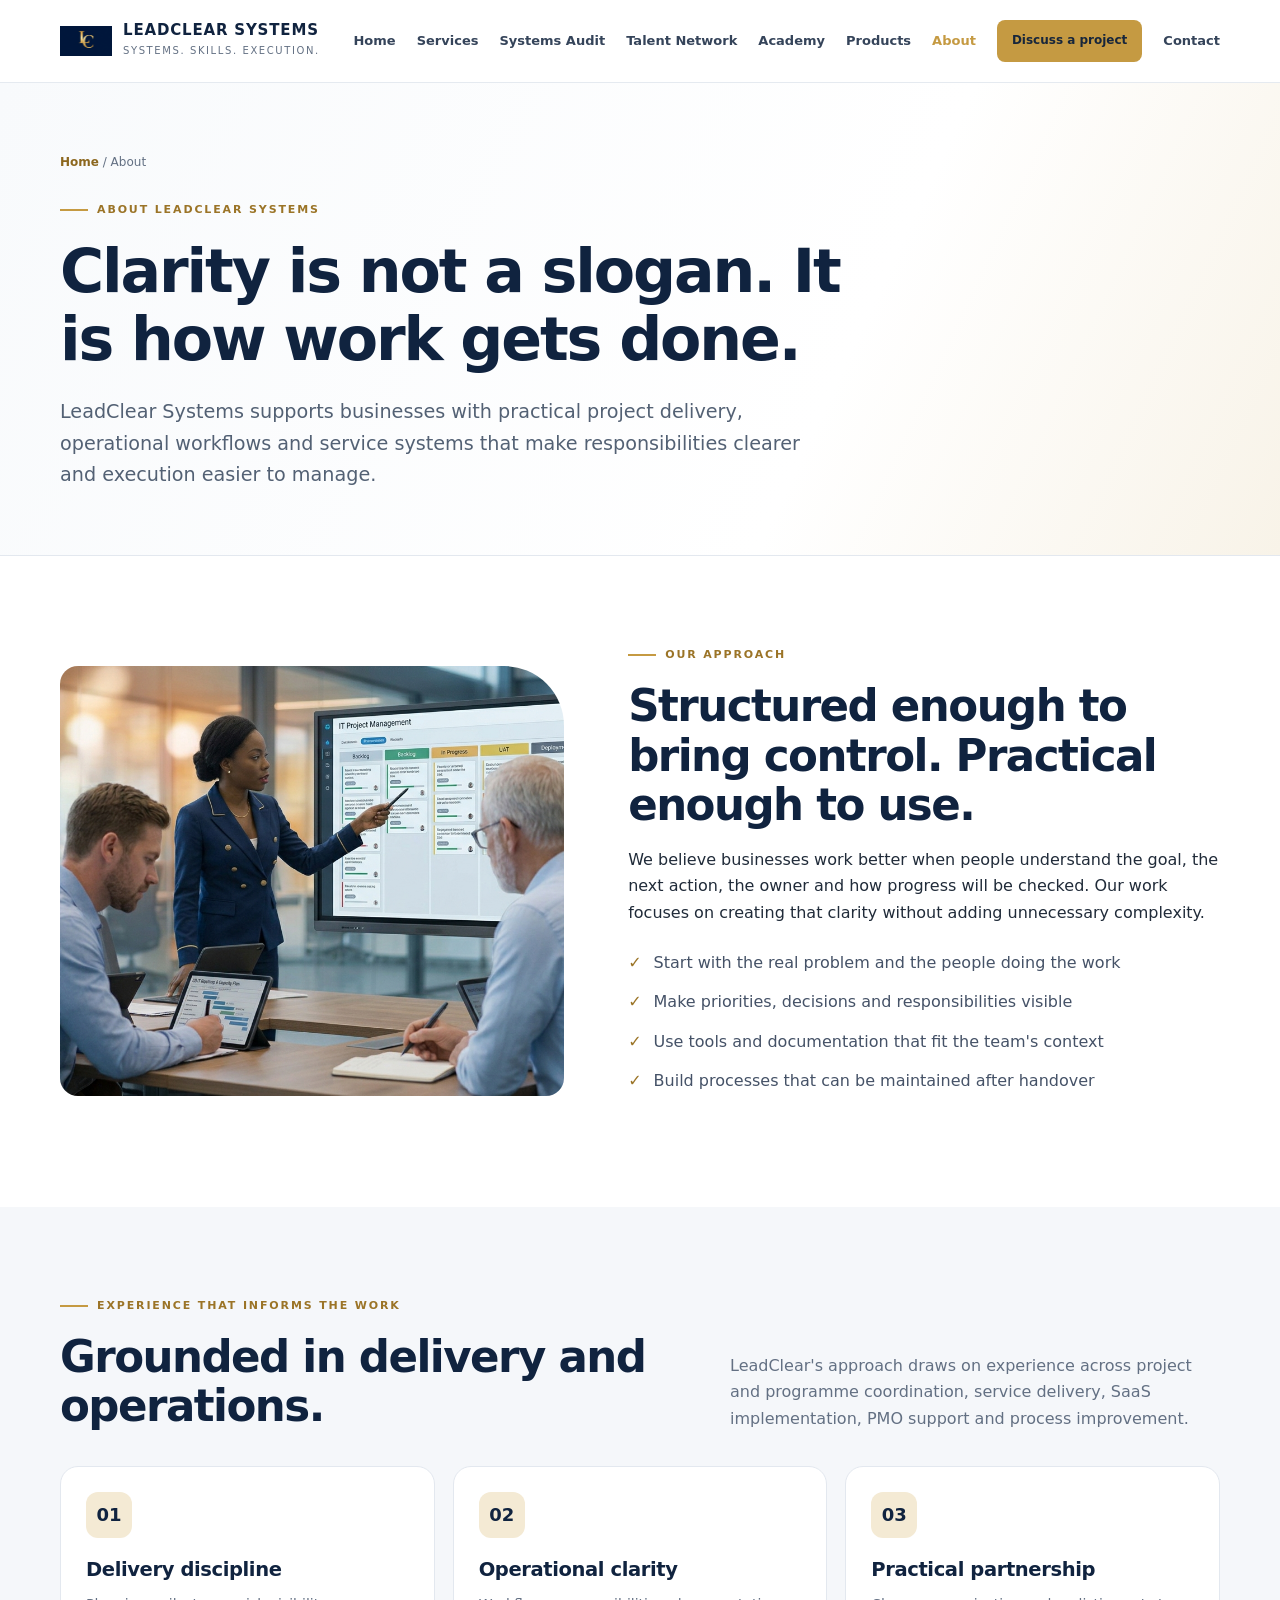
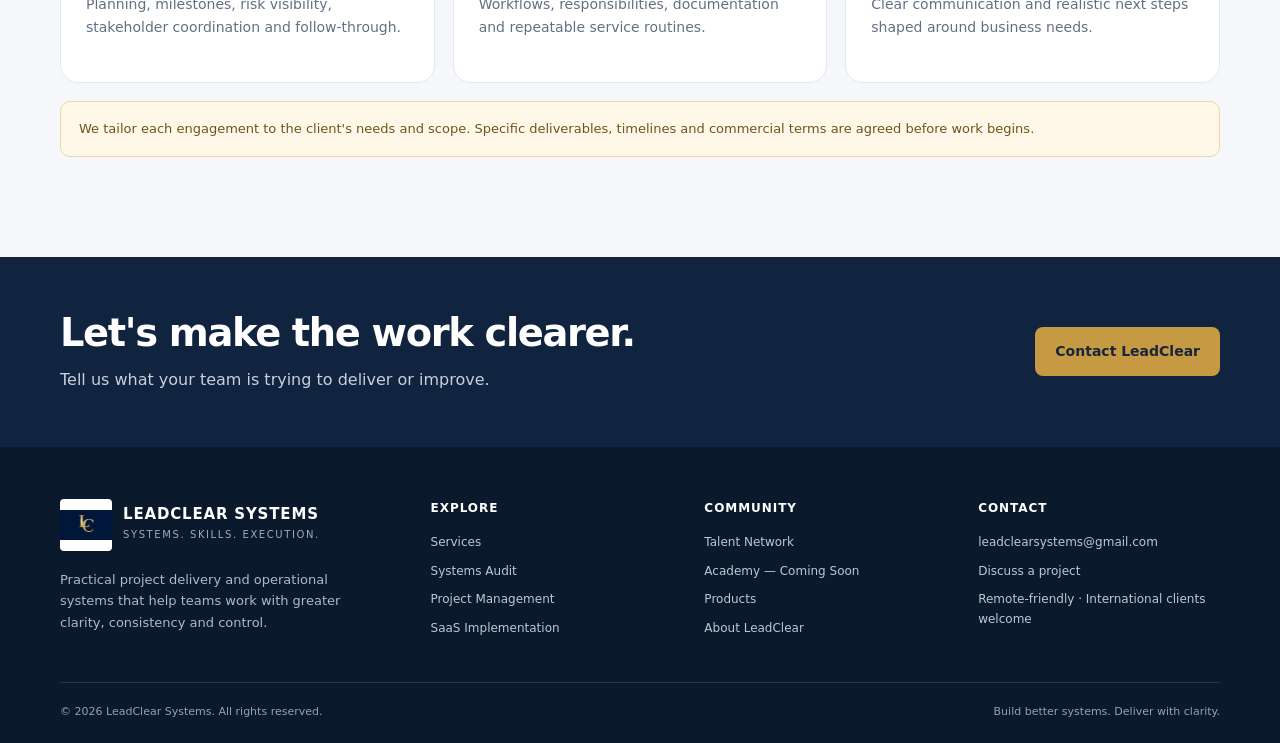
<file: about.html>
<!doctype html>
<html lang="en">
<head>
  <meta charset="utf-8">
  <meta name="viewport" content="width=device-width, initial-scale=1">
  <meta name="description" content="Learn about LeadClear Systems and its practical approach to project delivery and operational clarity.">
  <meta name="theme-color" content="#10233f">
  <title>About | LeadClear Systems</title>
  <link rel="preconnect" href="https://images.unsplash.com">
  <link rel="stylesheet" href="styles.css">

</head>
<body>
<a class="skip-link" href="#main">Skip to content</a>
<header class="site-header">
  <div class="container nav-wrap">
    <a class="brand" href="index.html" aria-label="LeadClear Systems home">
      <img class="brand-logo" src="/images/lclogo.png" alt="LeadClear Systems gold LC logo"><span><span class="brand-name">LEADCLEAR SYSTEMS</span><span class="brand-tag">Systems. Skills. Execution.</span></span>
    </a>
    <button class="nav-toggle" aria-expanded="false" aria-label="Open navigation menu">Menu ☰</button>
    <nav class="nav-links" aria-label="Main navigation"><a href="index.html">Home</a><a href="services.html">Services</a><a href="systems-audit.html">Systems Audit</a><a href="talent-network.html">Talent Network</a><a href="academy.html">Academy</a><a href="products.html">Products</a><a href="about.html" aria-current="page">About</a><a class="btn btn-primary btn-small" href="contact.html">Discuss a project</a><a href="contact.html">Contact</a></nav>
  </div>
</header>
<main id="main">

<section class="page-hero"><div class="container"><div class="breadcrumb"><a href="index.html">Home</a> / About</div><span class="eyebrow">About LeadClear Systems</span><h1>Clarity is not a slogan. It is how work gets done.</h1><p class="lead">LeadClear Systems supports businesses with practical project delivery, operational workflows and service systems that make responsibilities clearer and execution easier to manage.</p></div></section>
<section class="section"><div class="container split"><div><img class="split-photo" src="/images/aboutus.jpg" alt="A diverse professional team working together in a bright office"></div><div><span class="eyebrow">Our approach</span><h2>Structured enough to bring control. Practical enough to use.</h2><p>We believe businesses work better when people understand the goal, the next action, the owner and how progress will be checked. Our work focuses on creating that clarity without adding unnecessary complexity.</p><ul class="check-list"><li>Start with the real problem and the people doing the work</li><li>Make priorities, decisions and responsibilities visible</li><li>Use tools and documentation that fit the team's context</li><li>Build processes that can be maintained after handover</li></ul></div></div></section>
<section class="section section-soft"><div class="container"><div class="section-heading"><div><span class="eyebrow">Experience that informs the work</span><h2>Grounded in delivery and operations.</h2></div><p>LeadClear's approach draws on experience across project and programme coordination, service delivery, SaaS implementation, PMO support and process improvement.</p></div><div class="card-grid"><article class="card"><div class="card-icon">01</div><h3>Delivery discipline</h3><p>Planning, milestones, risk visibility, stakeholder coordination and follow-through.</p></article><article class="card"><div class="card-icon">02</div><h3>Operational clarity</h3><p>Workflows, responsibilities, documentation and repeatable service routines.</p></article><article class="card"><div class="card-icon">03</div><h3>Practical partnership</h3><p>Clear communication and realistic next steps shaped around business needs.</p></article></div><div class="notice">We tailor each engagement to the client's needs and scope. Specific deliverables, timelines and commercial terms are agreed before work begins.</div></div></section>
<section class="cta-band"><div class="container cta-inner"><div><h2>Let's make the work clearer.</h2><p>Tell us what your team is trying to deliver or improve.</p></div><a class="btn btn-primary" href="contact.html">Contact LeadClear</a></div></section>

</main>
<footer class="footer">
  <div class="container">
    <div class="footer-grid">
      <div><a class="brand" href="index.html"><img class="brand-logo" src="/images/lclogo.png" alt="LeadClear Systems gold LC logo"><span><span class="brand-name">LEADCLEAR SYSTEMS</span><span class="brand-tag">Systems. Skills. Execution.</span></span></a>
        <p class="footer-intro">Practical project delivery and operational systems that help teams work with greater clarity, consistency and control.</p></div>
      <div><h4>Explore</h4><div class="footer-links"><a href="services.html">Services</a><a href="systems-audit.html">Systems Audit</a><a href="project-management.html">Project Management</a><a href="saas-implementation.html">SaaS Implementation</a></div></div>
      <div><h4>Community</h4><div class="footer-links"><a href="talent-network.html">Talent Network</a><a href="academy.html">Academy — Coming Soon</a><a href="products.html">Products</a><a href="about.html">About LeadClear</a></div></div>
      <div><h4>Contact</h4><div class="footer-links"><a href="mailto:leadclearsystems@gmail.com">leadclearsystems@gmail.com</a><a href="contact.html">Discuss a project</a><span>Remote-friendly · International clients welcome</span></div></div>
    </div>
    <div class="footer-bottom"><span>© <span data-year></span> LeadClear Systems. All rights reserved.</span><span>Build better systems. Deliver with clarity.</span></div>
  </div>
</footer>
<script src="script.js"></script>
</body>
</html>
</file>
<file: styles.css>
:root {
  --navy: #10233f;
  --navy-2: #183658;
  --gold: #c59a42;
  --gold-light: #f4ead4;
  --ink: #202b39;
  --muted: #637083;
  --paper: #ffffff;
  --soft: #f5f7fa;
  --line: #e3e8ef;
  --radius: 18px;
  --shadow: 0 18px 48px rgba(16,35,63,.09);
  --max: 1160px;
}
* { box-sizing: border-box; }
html { scroll-behavior: smooth; }
body { margin: 0; color: var(--ink); background: var(--paper); font-family: Inter, ui-sans-serif, system-ui, -apple-system, BlinkMacSystemFont, "Segoe UI", sans-serif; line-height: 1.65; }
a { color: inherit; text-decoration: none; }
img { max-width: 100%; display: block; }
button, input, textarea, select { font: inherit; }
.container { width: min(var(--max), calc(100% - 40px)); margin-inline: auto; }
.skip-link { position: absolute; left: -999px; top: 0; background: white; padding: 10px; z-index: 1000; }
.skip-link:focus { left: 10px; }
.site-header { position: sticky; top: 0; z-index: 100; background: rgba(255,255,255,.96); border-bottom: 1px solid rgba(227,232,239,.9); backdrop-filter: blur(12px); }
.nav-wrap { display:flex; align-items:center; justify-content:space-between; gap: 24px; min-height: 82px; }
.brand { display:flex; align-items:center; gap: 11px; min-width: 185px; }
.brand-mark { display:grid; place-items:center; width:42px; height:42px; border: 2px solid var(--gold); border-radius: 12px 4px 12px 4px; color: var(--navy); font-size: 15px; font-weight: 850; letter-spacing:-1px; }
.brand-name { display:block; color:var(--navy); font-size: 15px; font-weight: 800; letter-spacing: .055em; line-height:1.15; }
.brand-tag { display:block; color:var(--muted); font-size:10px; letter-spacing:.16em; text-transform:uppercase; margin-top:4px; }
.nav-links { display:flex; align-items:center; justify-content:flex-end; gap: 21px; font-size: 13px; font-weight: 650; color: #35445a; }
.nav-links a:not(.btn):hover, .nav-links a[aria-current="page"] { color: var(--gold); }
.nav-toggle { display:none; border:1px solid var(--line); background:white; color:var(--navy); border-radius:10px; padding:9px 12px; cursor:pointer; }
.btn { display:inline-flex; align-items:center; justify-content:center; gap:9px; padding:12px 19px; border-radius:8px; border:1px solid transparent; font-size:14px; font-weight:750; transition:transform .18s ease, background .18s ease; cursor:pointer; }
.btn:hover { transform: translateY(-2px); }
.btn-primary { background:var(--gold); color:#17263b; }
.btn-primary:hover { background:#d4ad5e; }
.btn-dark { background:var(--navy); color:white; }
.btn-outline { border-color:#cdd5df; color:var(--navy); background:white; }
.btn-small { padding:10px 14px; font-size:12px; }
.hero { padding: 82px 0 74px; background: radial-gradient(circle at 88% 16%, rgba(197,154,66,.13), transparent 27%), linear-gradient(115deg,#fff 0%,#fff 60%,#f7f9fc 100%); overflow:hidden; }
.hero-grid { display:grid; grid-template-columns: 1.05fr .95fr; align-items:center; gap:64px; }
.eyebrow { display:inline-flex; align-items:center; gap:9px; color:#9b7427; font-size:11px; font-weight:850; letter-spacing:.17em; text-transform:uppercase; margin-bottom:18px; }
.eyebrow:before { content:""; width:28px; height:2px; background:var(--gold); }
h1,h2,h3 { color:var(--navy); line-height:1.14; letter-spacing:-.035em; margin:0; }
h1 { font-size:clamp(2.6rem,5vw,4.55rem); max-width:760px; }
h2 { font-size:clamp(2rem,3.4vw,3rem); }
h3 { font-size:1.22rem; letter-spacing:-.02em; }
.lead { color:#536174; font-size:clamp(1.05rem,1.6vw,1.2rem); max-width:620px; margin:22px 0 28px; }
.hero-actions { display:flex; flex-wrap:wrap; gap:12px; }
.hero-note { display:flex; align-items:center; gap:11px; margin-top:27px; color:var(--muted); font-size:13px; }
.hero-note span { width:7px; height:7px; border-radius:50%; background:var(--gold); box-shadow:0 0 0 5px var(--gold-light); }
.hero-visual { position:relative; min-height:410px; }
.hero-photo { width:100%; height:410px; object-fit:cover; border-radius: 18px 18px 18px 65px; box-shadow:var(--shadow); }
.visual-card { position:absolute; left:-30px; bottom:26px; background:white; padding:20px 22px; border-radius:14px; box-shadow:var(--shadow); max-width:245px; border:1px solid var(--line); }
.visual-card strong { display:block; color:var(--navy); font-size:14px; }
.visual-card span { display:block; color:var(--muted); font-size:12px; margin-top:4px; }
.visual-kicker { color:#9b7427; font-size:10px; font-weight:800; letter-spacing:.15em; text-transform:uppercase; margin-bottom:7px; }
.trust-strip { border-block:1px solid var(--line); padding:23px 0; background:white; }
.trust-inner { display:flex; align-items:center; justify-content:space-between; gap:24px; flex-wrap:wrap; }
.trust-label { color:var(--muted); font-size:12px; font-weight:700; }
.trust-item { color:var(--navy); font-size:13px; font-weight:750; display:flex; gap:8px; align-items:center; }
.trust-item:before { content:"✓"; color:var(--gold); font-weight:900; }
.section { padding:82px 0; }
.section-soft { background:var(--soft); }
.section-dark { background:var(--navy); color:white; }
.section-dark h2,.section-dark h3 { color:white; }
.section-heading { display:flex; justify-content:space-between; align-items:end; gap:30px; margin-bottom:34px; }
.section-heading p { max-width:490px; color:var(--muted); margin:0; }
.section-dark .section-heading p { color:#c4cedb; }
.card-grid { display:grid; grid-template-columns:repeat(3,minmax(0,1fr)); gap:18px; }
.card { border:1px solid var(--line); border-radius:var(--radius); padding:25px; background:white; transition:transform .2s ease, box-shadow .2s ease; }
.card:hover { transform:translateY(-3px); box-shadow:var(--shadow); }
.card p { color:var(--muted); font-size:14px; margin:12px 0 18px; }
.card-icon { width:46px; height:46px; display:grid; place-items:center; border-radius:12px; background:var(--gold-light); color:var(--navy); font-weight:900; font-size:18px; margin-bottom:21px; }
.text-link { display:inline-flex; align-items:center; gap:7px; color:#8c671e; font-size:13px; font-weight:800; }
.text-link:after { content:"→"; font-size:16px; }
.split { display:grid; grid-template-columns: .92fr 1.08fr; gap:64px; align-items:center; }
.split-photo { width:100%; height:430px; object-fit:cover; border-radius:18px 60px 18px 18px; }
.check-list { list-style:none; margin:24px 0 30px; padding:0; display:grid; gap:13px; }
.check-list li { display:flex; gap:12px; color:#455267; }
.check-list li:before { content:"✓"; color:#9b7427; font-weight:900; }
.stat-row { display:grid; grid-template-columns:repeat(3,1fr); gap:12px; margin-top:27px; }
.stat { border-left:2px solid var(--gold); padding-left:14px; }
.stat strong { display:block; color:var(--navy); font-size:21px; }
.stat span { display:block; color:var(--muted); font-size:11px; }
.cta-band { padding:54px 0; background:var(--navy); color:white; }
.cta-inner { display:flex; align-items:center; justify-content:space-between; gap:30px; }
.cta-inner h2 { color:white; font-size:clamp(1.7rem,3vw,2.5rem); max-width:670px; }
.cta-inner p { color:#c7d0dc; margin:12px 0 0; }
.page-hero { padding:70px 0 64px; background:linear-gradient(115deg,#f8fafc,#fff 65%,#f8f3e8); border-bottom:1px solid var(--line); }
.page-hero h1 { font-size:clamp(2.4rem,4.7vw,4rem); max-width:850px; }
.page-hero .lead { max-width:740px; margin-bottom:0; }
.breadcrumb { color:var(--muted); font-size:12px; margin-bottom:20px; }
.breadcrumb a { color:#8c671e; font-weight:700; }
.service-detail { display:grid; grid-template-columns: .6fr 1.4fr; gap:36px; padding:30px 0; border-bottom:1px solid var(--line); }
.service-detail:last-child { border-bottom:0; }
.service-number { color:var(--gold); font-size:13px; font-weight:900; letter-spacing:.12em; }
.service-detail p { color:var(--muted); margin:12px 0; }
.pill-row { display:flex; flex-wrap:wrap; gap:8px; margin-top:20px; }
.pill { display:inline-flex; border:1px solid var(--line); border-radius:999px; padding:7px 11px; font-size:11px; color:#536174; background:white; }
.process-grid { display:grid; grid-template-columns:repeat(4,1fr); gap:14px; margin-top:32px; }
.process-step { padding:22px; border:1px solid var(--line); border-radius:14px; background:white; }
.process-step .num { color:#a77d2b; font-size:12px; font-weight:900; letter-spacing:.12em; }
.process-step h3 { margin:12px 0 9px; }
.process-step p { color:var(--muted); font-size:13px; margin:0; }
.form-card { max-width:760px; padding:30px; border:1px solid var(--line); border-radius:var(--radius); box-shadow:var(--shadow); background:white; }
.form-grid { display:grid; grid-template-columns:1fr 1fr; gap:16px; }
.field { display:flex; flex-direction:column; gap:7px; }
.field-full { grid-column:1/-1; }
.field label { font-size:12px; font-weight:800; color:var(--navy); }
.field input,.field textarea,.field select { width:100%; padding:12px 13px; border:1px solid #d7dee7; border-radius:8px; background:white; color:var(--ink); outline:none; }
.field input:focus,.field textarea:focus,.field select:focus { border-color:var(--gold); box-shadow:0 0 0 3px rgba(197,154,66,.14); }
.field textarea { min-height:130px; resize:vertical; }
.form-note { color:var(--muted); font-size:12px; margin-top:12px; }
.notice { padding:16px 18px; border-radius:10px; background:#fff8e9; border:1px solid #ead6a7; color:#6f531d; font-size:13px; margin:18px 0; }
.quote { font-size:clamp(1.35rem,2.4vw,2rem); color:var(--navy); line-height:1.4; letter-spacing:-.025em; max-width:850px; }
.footer { background:#0b192c; color:#d8e0ea; padding:52px 0 22px; }
.footer-grid { display:grid; grid-template-columns:1.4fr 1fr 1fr 1fr; gap:32px; padding-bottom:36px; }
.footer .brand-name { color:white; }
.footer .brand-tag { color:#9eacbd; }
.footer-intro { color:#aeb9c8; font-size:13px; max-width:300px; margin-top:18px; }
.footer h4 { color:white; margin:0 0 14px; font-size:12px; letter-spacing:.08em; text-transform:uppercase; }
.footer-links { display:grid; gap:9px; font-size:12px; color:#bdc7d4; }
.footer-links a:hover { color:#e5c57f; }
.footer-bottom { border-top:1px solid #26374d; padding-top:20px; display:flex; justify-content:space-between; gap:20px; color:#93a1b3; font-size:11px; }
.empty-state { padding:30px; border:1px dashed #c9d2de; border-radius:16px; background:#fbfcfe; color:var(--muted); }
@media (max-width: 1000px) {
  .nav-links { gap:12px; font-size:12px; }
  .brand { min-width:160px; }
  .hero-grid { gap:38px; }
  .card-grid { grid-template-columns:repeat(2,minmax(0,1fr)); }
  .footer-grid { grid-template-columns:repeat(2,1fr); }
}
@media (max-width: 760px) {
  .container { width:min(var(--max),calc(100% - 32px)); }
  .nav-wrap { min-height:72px; }
  .nav-toggle { display:block; }
  .nav-links { display:none; position:absolute; left:0; right:0; top:72px; background:white; border-bottom:1px solid var(--line); padding:18px 20px 22px; align-items:stretch; flex-direction:column; gap:0; box-shadow:0 18px 25px rgba(16,35,63,.08); }
  .nav-links.open { display:flex; }
  .nav-links a:not(.btn) { padding:10px 0; border-bottom:1px solid #edf0f4; }
  .nav-links .btn { margin-top:13px; }
  .hero { padding:55px 0 55px; }
  .hero-grid,.split { grid-template-columns:1fr; gap:34px; }
  .hero-visual { min-height:300px; }
  .hero-photo { height:320px; }
  .visual-card { left:12px; bottom:12px; }
  .section { padding:60px 0; }
  .section-heading { display:block; }
  .section-heading p { margin-top:14px; }
  .card-grid { grid-template-columns:1fr; }
  .split-photo { height:320px; }
  .stat-row { gap:8px; }
  .stat strong { font-size:18px; }
  .cta-inner { align-items:flex-start; flex-direction:column; }
  .page-hero { padding:52px 0; }
  .service-detail { grid-template-columns:1fr; gap:10px; }
  .process-grid { grid-template-columns:1fr 1fr; }
  .form-card { padding:22px; }
  .form-grid { grid-template-columns:1fr; }
  .field-full { grid-column:auto; }
  .footer-grid { grid-template-columns:1fr 1fr; gap:26px 18px; }
  .footer-grid > div:first-child { grid-column:1/-1; }
  .footer-bottom { flex-direction:column; gap:8px; }
}
@media (max-width: 430px) {
  .brand-mark { width:38px; height:38px; }
  .brand-name { font-size:13px; }
  .brand-tag { font-size:9px; }
  .process-grid { grid-template-columns:1fr; }
  .footer-grid { grid-template-columns:1fr; }
  .footer-grid > div:first-child { grid-column:auto; }
}

/* Brand asset correction: use the supplied LeadClear gold LC logo. */
.brand-logo {
  display: block;
  width: 52px;
  height: 52px;
  object-fit: contain;
  flex: 0 0 auto;
  background: #ffffff;
  border-radius: 4px;
}
</file>
